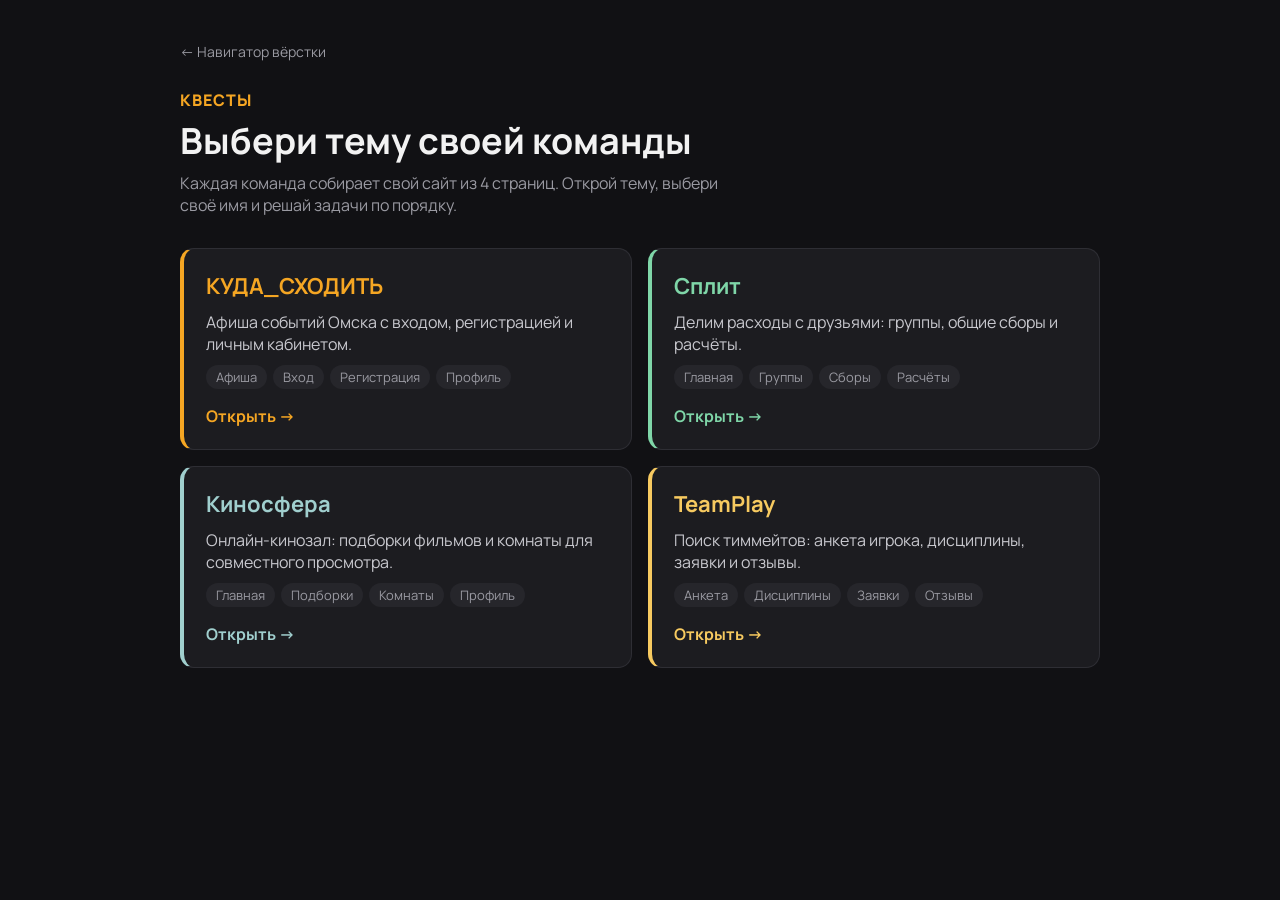
<file: index.html>
<!DOCTYPE html>
<html lang="ru">
<head>
    <meta charset="UTF-8">
    <meta name="viewport" content="width=device-width, initial-scale=1.0">
    <title>Квесты по вёрстке</title>
    <link rel="stylesheet" href="https://fonts.googleapis.com/css2?family=Manrope:wght@400;600;700;800&display=swap">
    <style>
        * {
            box-sizing: border-box;
            margin: 0;
            padding: 0;
        }

        body {
            min-height: 100vh;
            font-family: "Manrope", Arial, sans-serif;
            color: #f2f2f2;
            background: #111114;
        }

        a {
            color: inherit;
            text-decoration: none;
        }

        .page {
            max-width: 960px;
            margin: 0 auto;
            padding: 40px 20px 64px;
        }

        .back-link {
            display: inline-block;
            margin-bottom: 28px;
            font-size: 14px;
            color: #9a9aa2;
        }

        .back-link:hover {
            color: #f5a623;
        }

        .logo {
            font-weight: 800;
            letter-spacing: 1px;
            color: #f5a623;
        }

        h1 {
            margin: 8px 0 10px;
            font-size: 36px;
            line-height: 1.2;
        }

        .lead {
            max-width: 560px;
            color: #9a9aa2;
        }

        .themes {
            display: grid;
            grid-template-columns: repeat(2, 1fr);
            gap: 16px;
            margin-top: 32px;
        }

        .theme {
            display: flex;
            flex-direction: column;
            gap: 10px;
            padding: 22px;
            background: #1c1c20;
            border: 1px solid #2e2e34;
            border-left: 4px solid var(--color);
            border-radius: 14px;
            transition: 0.2s;
        }

        .theme:hover {
            border-color: var(--color);
            transform: translateY(-3px);
        }

        .theme h2 {
            font-size: 22px;
            color: var(--color);
        }

        .theme p {
            color: #c8c8ce;
        }

        .pages {
            display: flex;
            flex-wrap: wrap;
            gap: 6px;
            list-style: none;
        }

        .pages li {
            padding: 3px 10px;
            font-size: 13px;
            color: #9a9aa2;
            background: #26262b;
            border-radius: 999px;
        }

        .go {
            margin-top: auto;
            padding-top: 6px;
            font-weight: 700;
            color: var(--color);
        }

        @media (max-width: 700px) {
            .themes {
                grid-template-columns: 1fr;
            }

            h1 {
                font-size: 28px;
            }
        }
    </style>
</head>
<body>
    <main class="page">
        <a class="back-link" href="https://0eaggle0.github.io/navigator-verstki/">← Навигатор вёрстки</a>
        <div class="logo">КВЕСТЫ</div>
        <h1>Выбери тему своей команды</h1>
        <p class="lead">Каждая команда собирает свой сайт из 4 страниц. Открой тему, выбери своё имя и решай задачи по порядку.</p>

        <div class="themes">
            <a class="theme" href="kudashodit/" style="--color: #f5a623">
                <h2>КУДА_СХОДИТЬ</h2>
                <p>Афиша событий Омска с входом, регистрацией и личным кабинетом.</p>
                <ul class="pages"><li>Афиша</li><li>Вход</li><li>Регистрация</li><li>Профиль</li></ul>
                <span class="go">Открыть →</span>
            </a>

            <a class="theme" href="split/" style="--color: #7fd6a8">
                <h2>Сплит</h2>
                <p>Делим расходы с друзьями: группы, общие сборы и расчёты.</p>
                <ul class="pages"><li>Главная</li><li>Группы</li><li>Сборы</li><li>Расчёты</li></ul>
                <span class="go">Открыть →</span>
            </a>

            <a class="theme" href="watch/" style="--color: #a0cfce">
                <h2>Киносфера</h2>
                <p>Онлайн-кинозал: подборки фильмов и комнаты для совместного просмотра.</p>
                <ul class="pages"><li>Главная</li><li>Подборки</li><li>Комнаты</li><li>Профиль</li></ul>
                <span class="go">Открыть →</span>
            </a>

            <a class="theme" href="teammate/" style="--color: #f7ca60">
                <h2>TeamPlay</h2>
                <p>Поиск тиммейтов: анкета игрока, дисциплины, заявки и отзывы.</p>
                <ul class="pages"><li>Анкета</li><li>Дисциплины</li><li>Заявки</li><li>Отзывы</li></ul>
                <span class="go">Открыть →</span>
            </a>
        </div>
    </main>
</body>
</html>
</file>
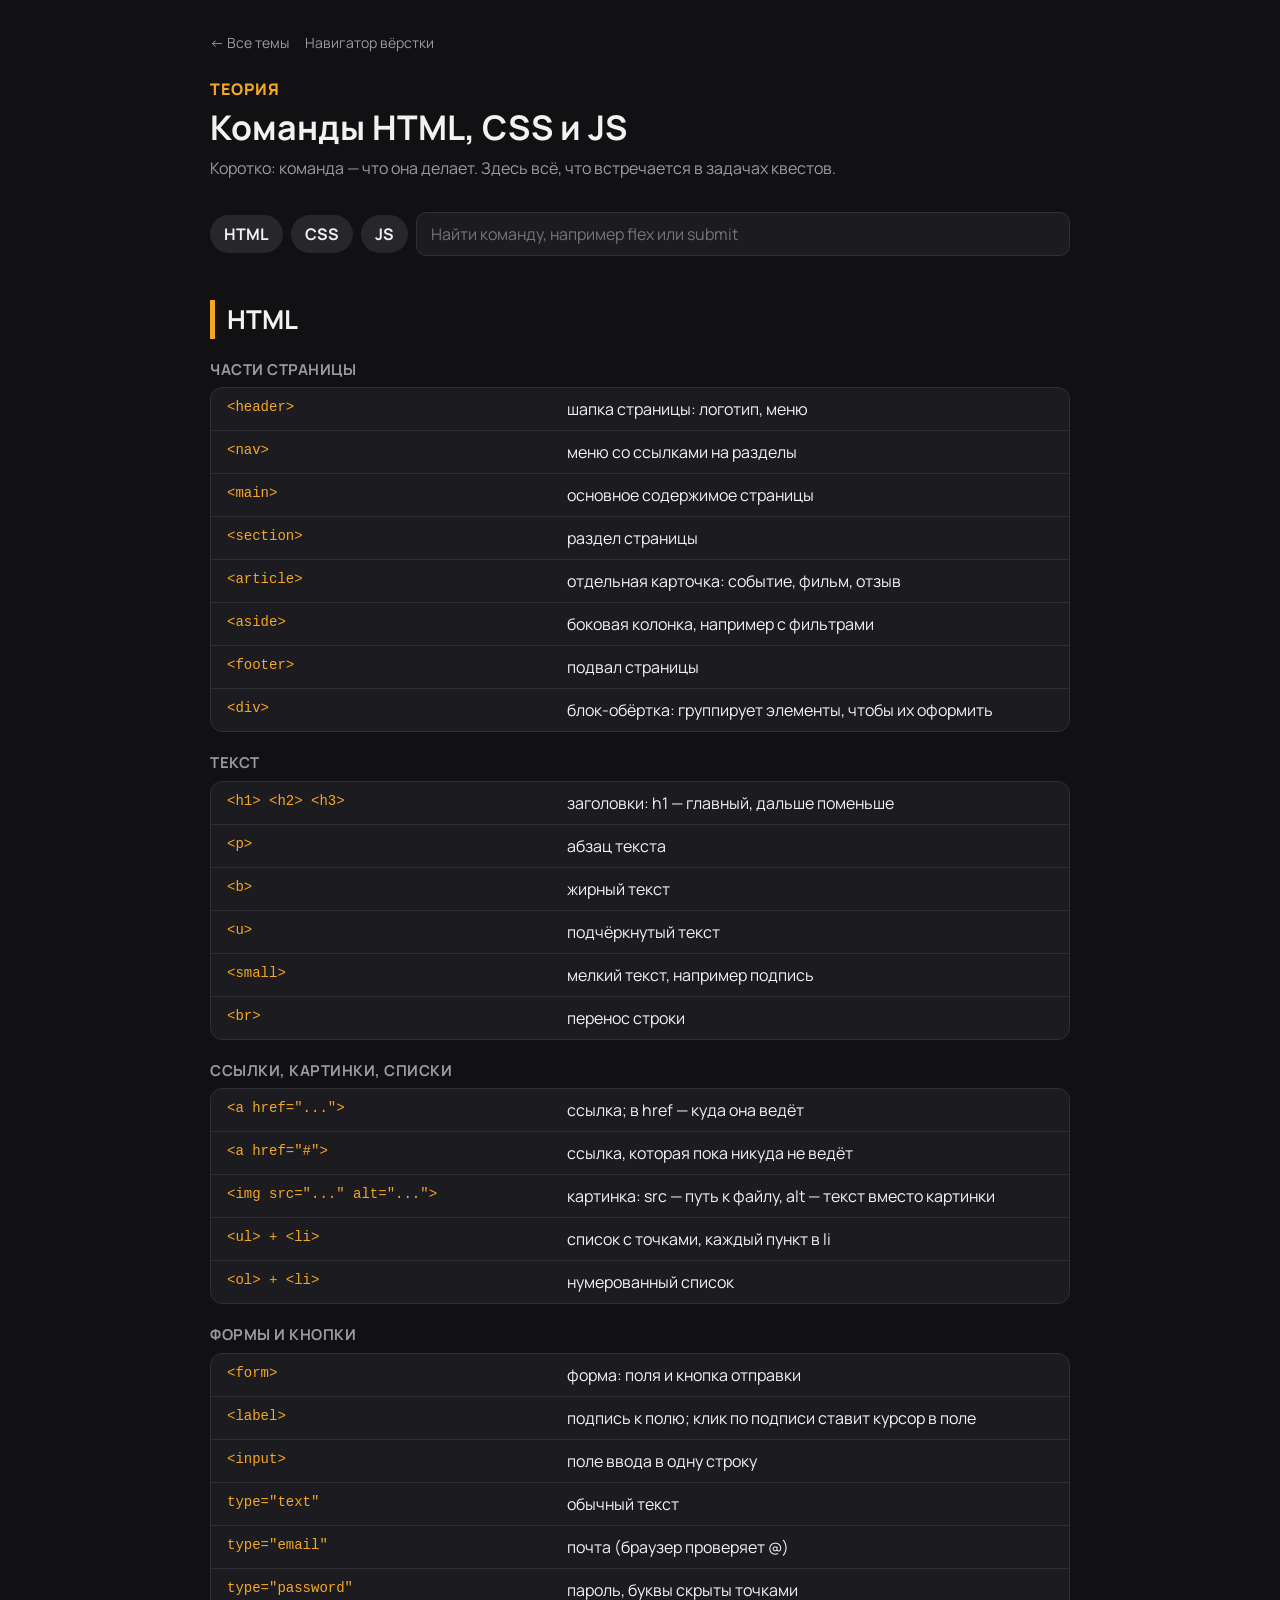
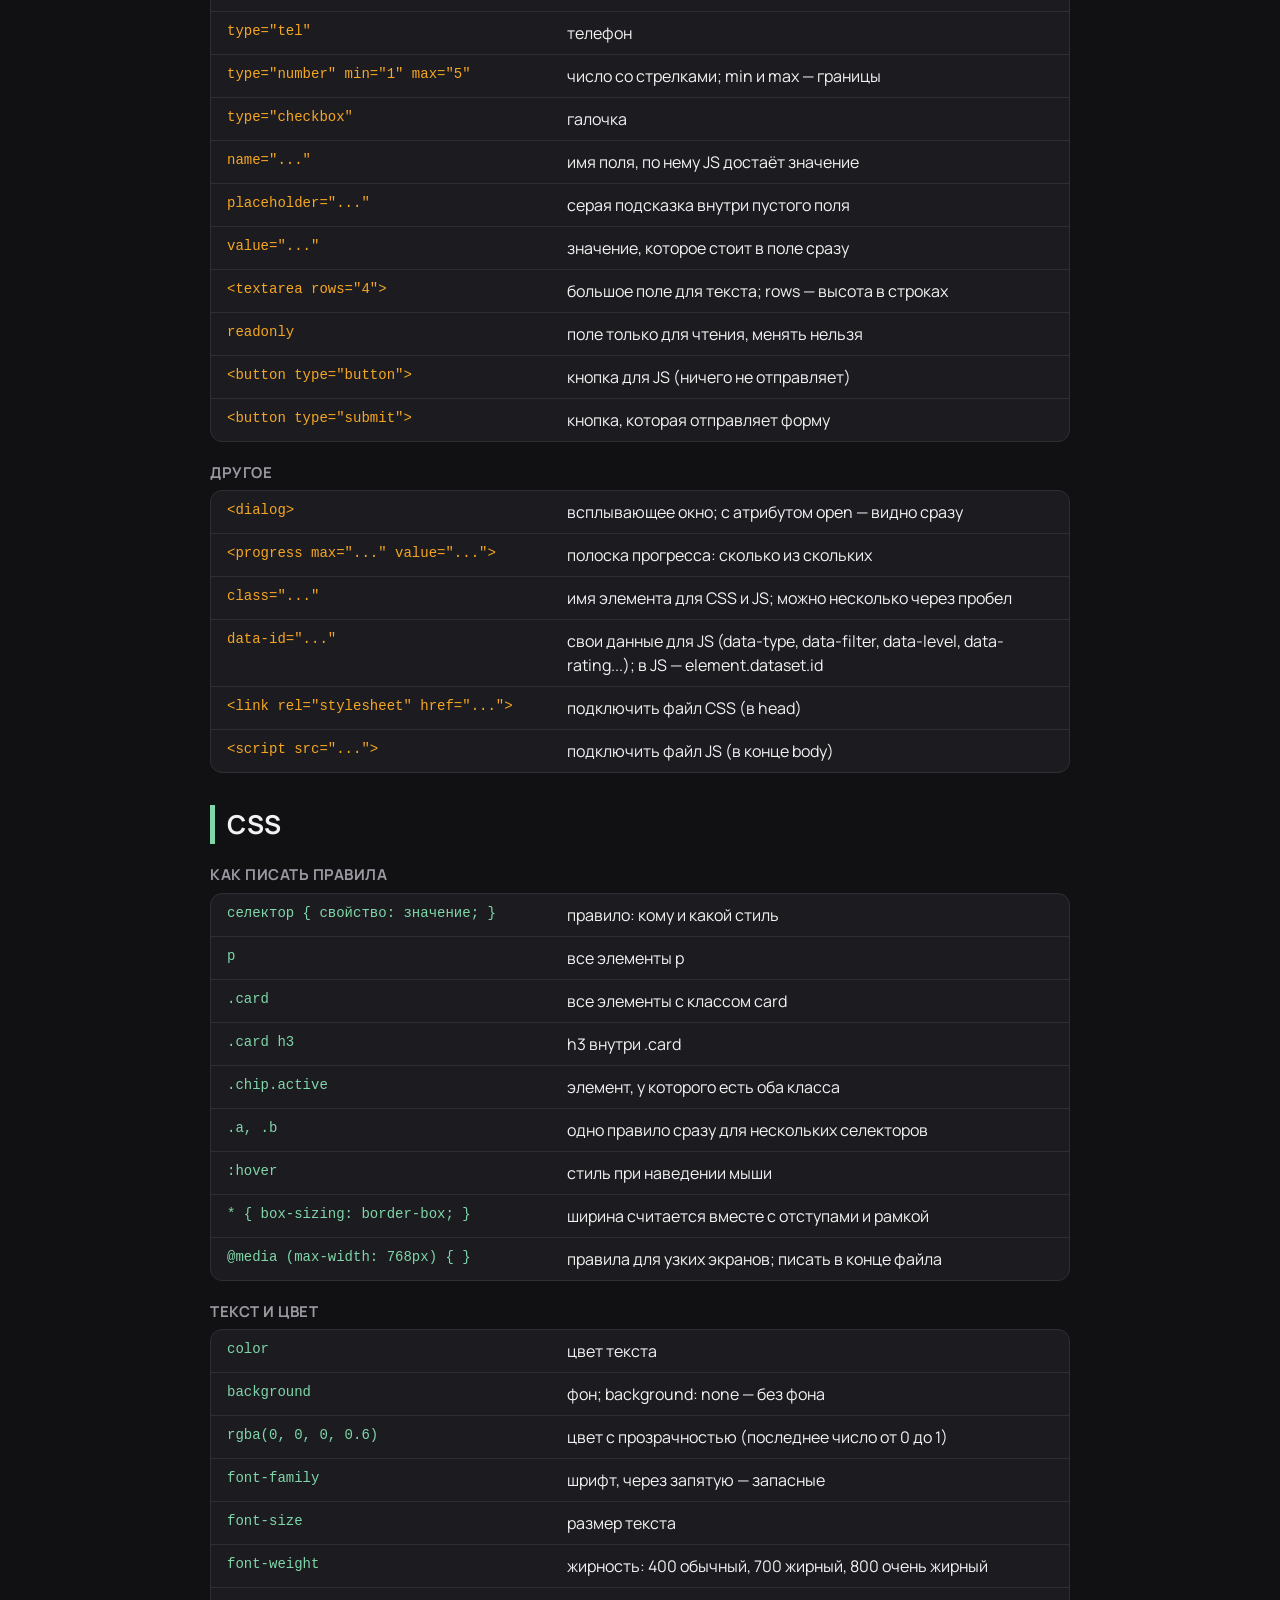
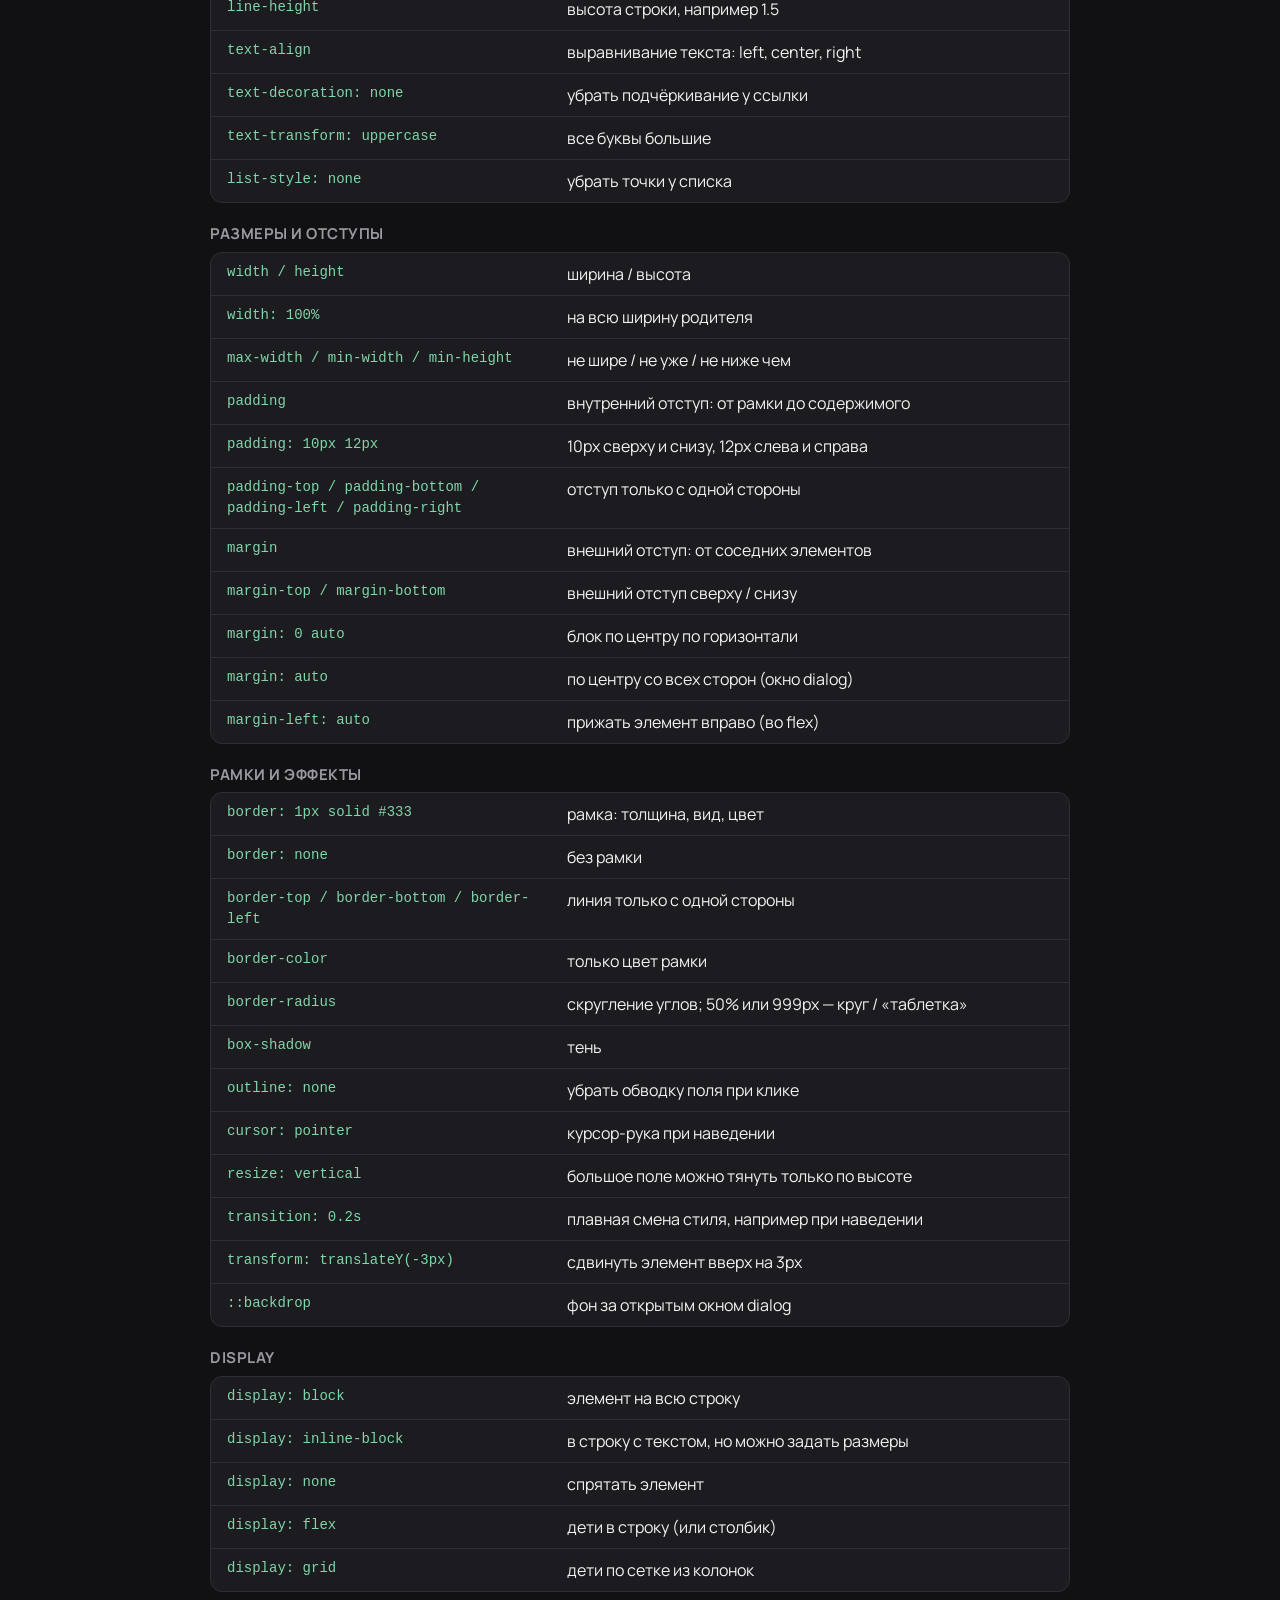
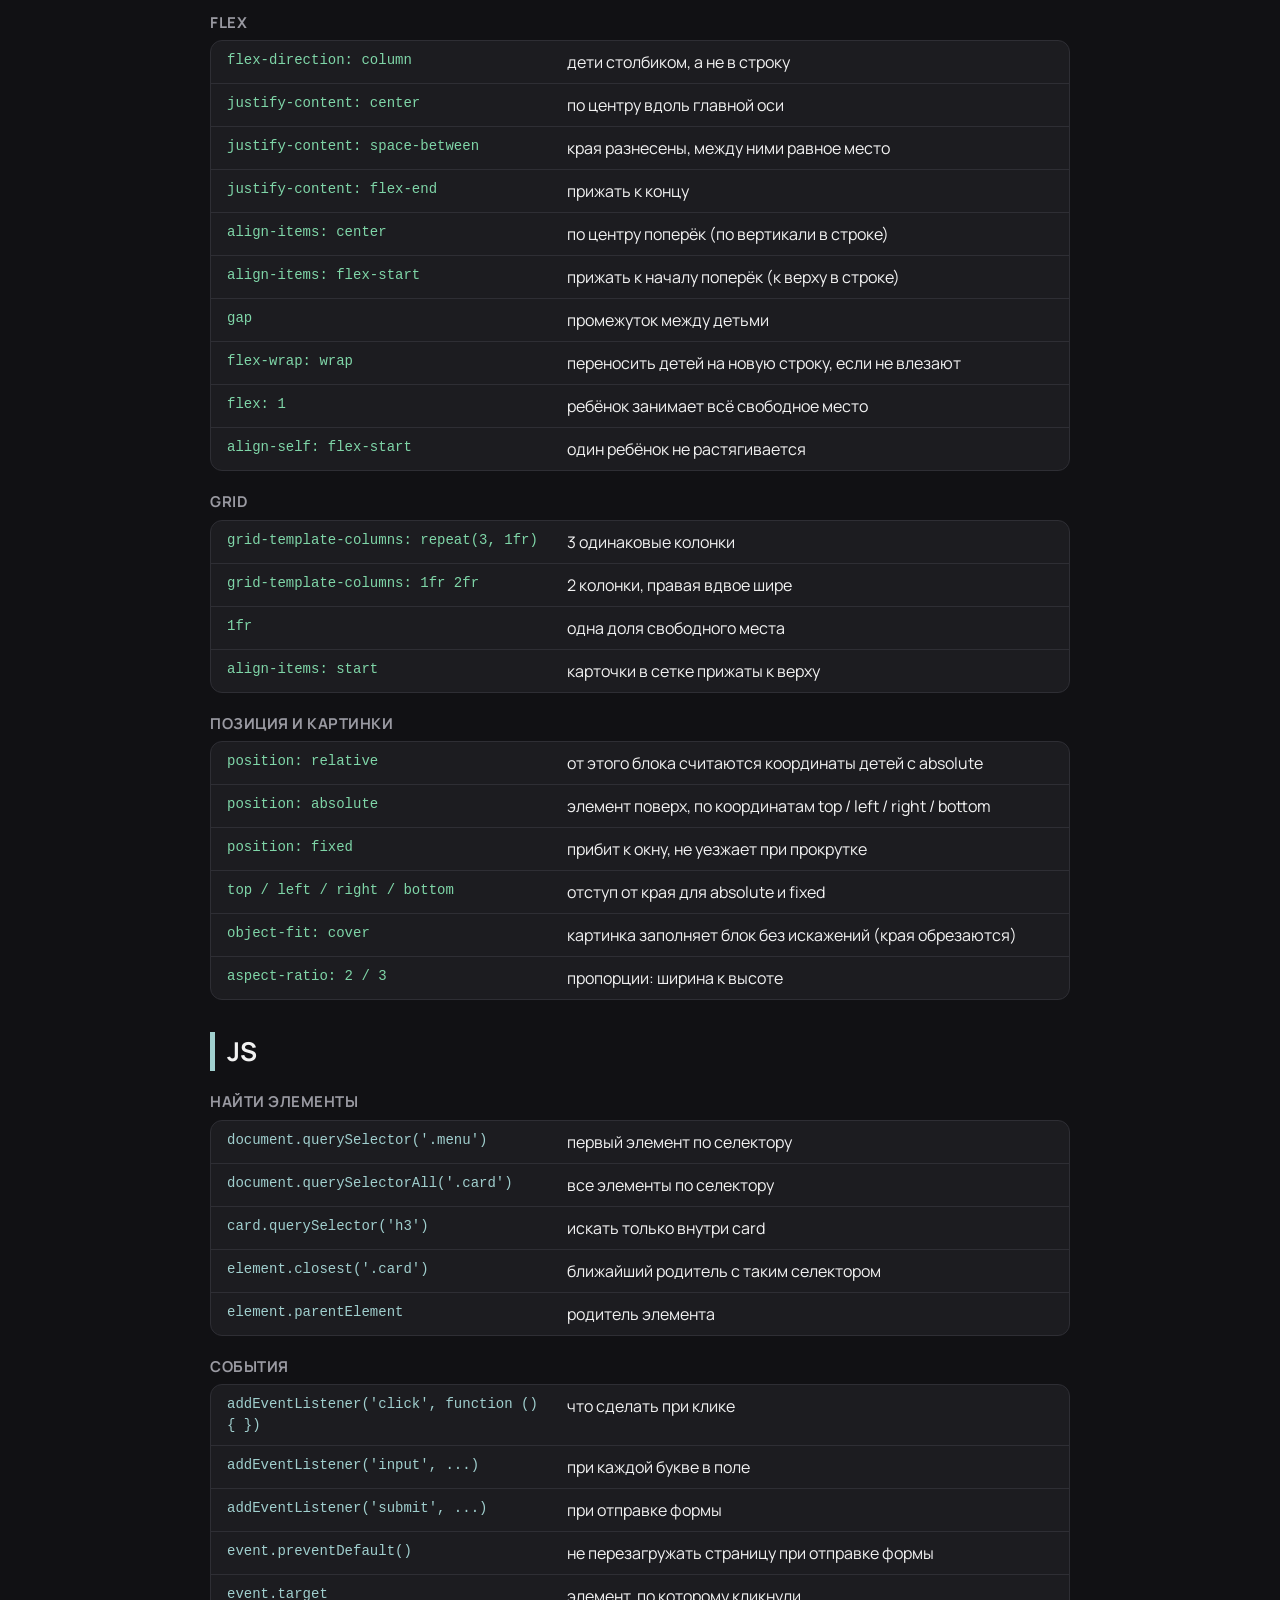
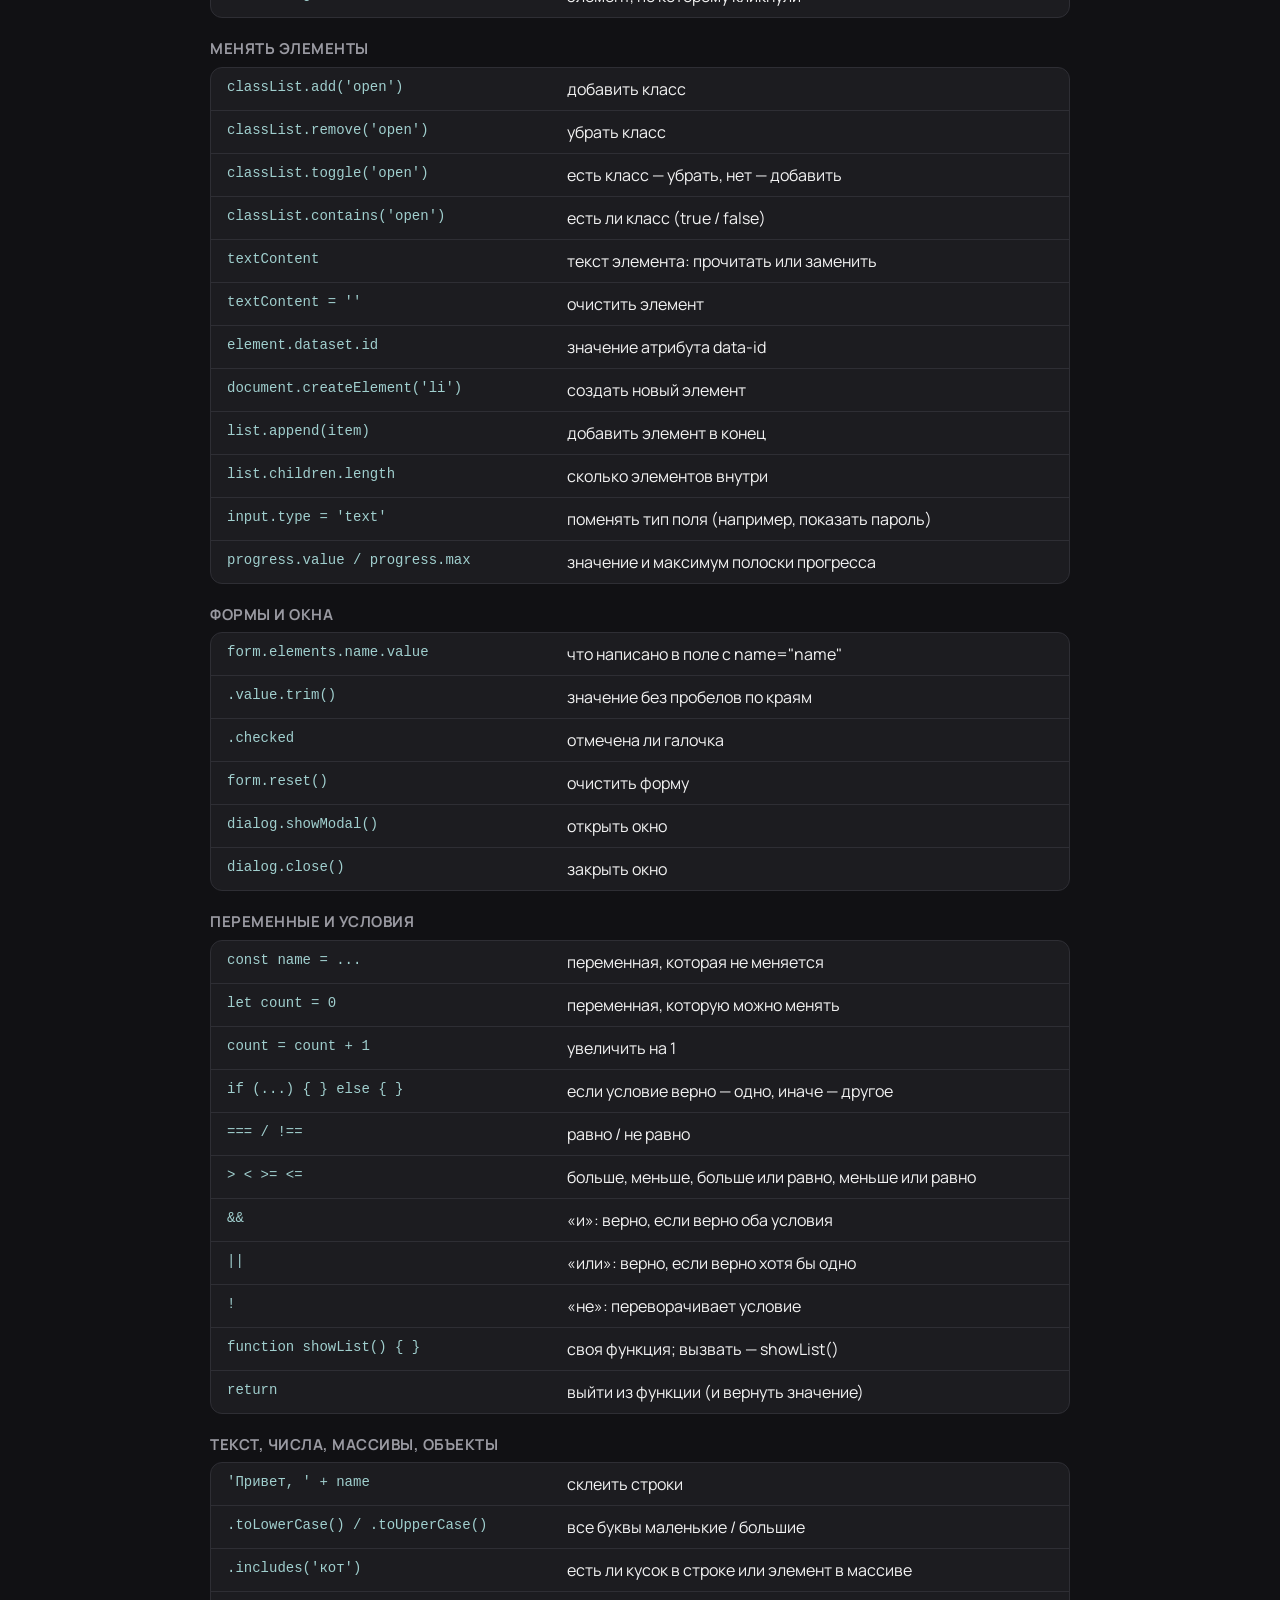
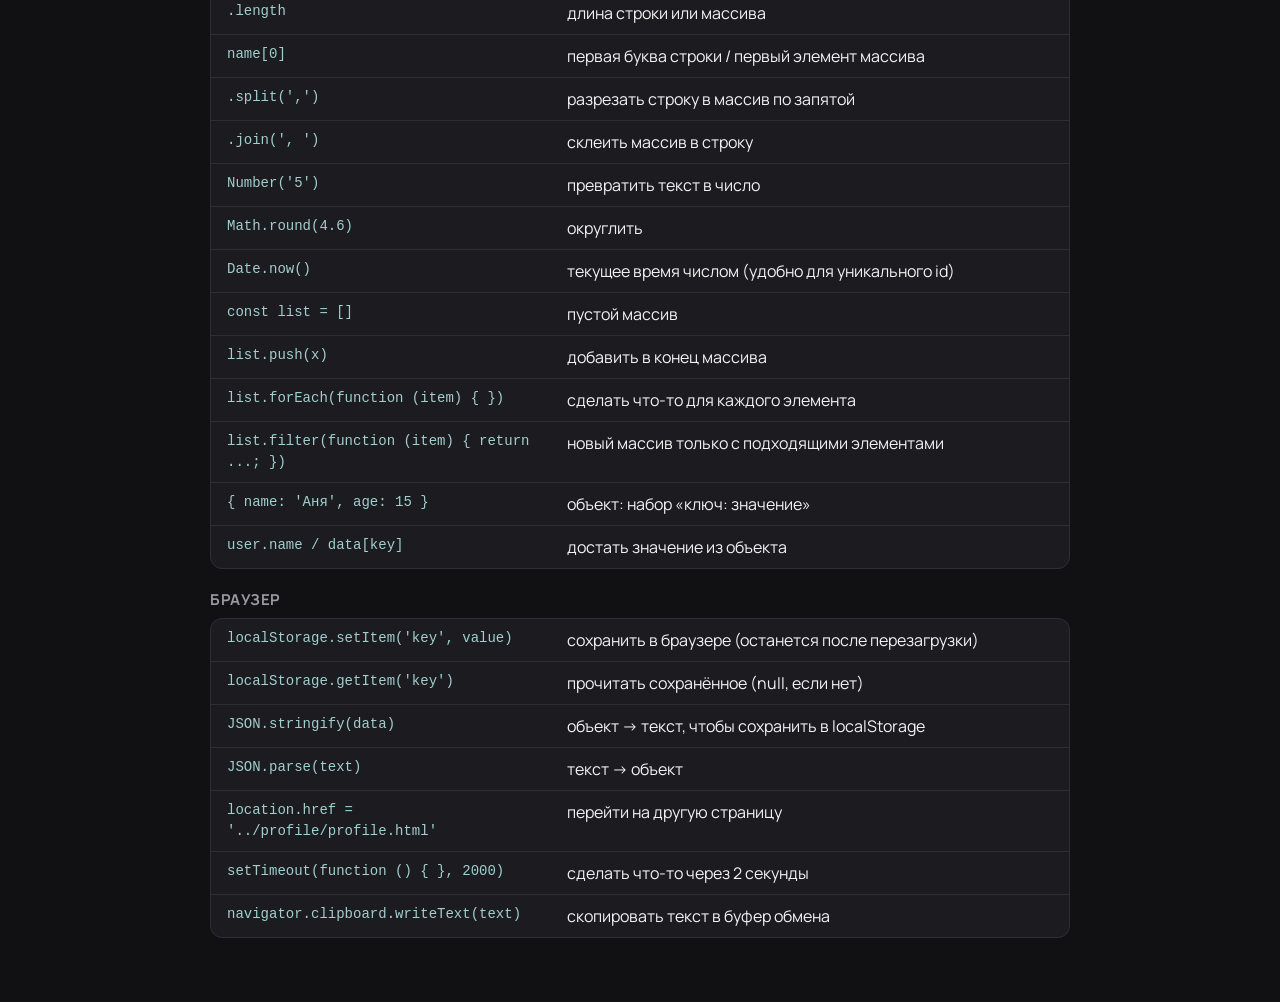
<file: theory.html>
<!DOCTYPE html>
<html lang="ru">
<head>
    <meta charset="UTF-8">
    <meta name="viewport" content="width=device-width, initial-scale=1.0">
    <title>Теория — квесты по вёрстке</title>
    <link rel="stylesheet" href="https://fonts.googleapis.com/css2?family=Manrope:wght@400;600;700;800&display=swap">
    <style>
        * {
            box-sizing: border-box;
            margin: 0;
            padding: 0;
        }

        body {
            font-family: "Manrope", Arial, sans-serif;
            line-height: 1.5;
            color: #f2f2f2;
            background: #111114;
        }

        a {
            color: inherit;
            text-decoration: none;
        }

        .page {
            max-width: 900px;
            margin: 0 auto;
            padding: 32px 20px 64px;
        }

        .top-links {
            display: flex;
            flex-wrap: wrap;
            gap: 16px;
            margin-bottom: 24px;
            font-size: 14px;
            color: #9a9aa2;
        }

        .top-links a:hover {
            color: #f5a623;
        }

        .logo {
            font-weight: 800;
            letter-spacing: 1px;
            color: #f5a623;
        }

        h1 {
            margin: 6px 0 8px;
            font-size: 34px;
            line-height: 1.2;
        }

        .lead {
            color: #9a9aa2;
        }

        .toolbar {
            position: sticky;
            top: 0;
            z-index: 1;
            display: flex;
            flex-wrap: wrap;
            gap: 8px;
            align-items: center;
            margin: 20px 0 8px;
            padding: 12px 0;
            background: #111114;
        }

        .toolbar a {
            padding: 7px 14px;
            font-weight: 700;
            background: #26262b;
            border-radius: 999px;
        }

        .toolbar a:hover {
            color: #f5a623;
        }

        .search {
            flex: 1;
            min-width: 200px;
            padding: 9px 14px;
            font: inherit;
            color: #f2f2f2;
            background: #1c1c20;
            border: 1px solid #2e2e34;
            border-radius: 10px;
        }

        h2 {
            margin: 32px 0 6px;
            padding-left: 12px;
            font-size: 26px;
            border-left: 5px solid var(--color);
        }

        h3 {
            margin: 20px 0 6px;
            font-size: 15px;
            color: #9a9aa2;
            text-transform: uppercase;
            letter-spacing: 0.5px;
        }

        .list {
            list-style: none;
            background: #1c1c20;
            border: 1px solid #2e2e34;
            border-radius: 12px;
        }

        .list li {
            display: grid;
            grid-template-columns: minmax(200px, 2fr) 3fr;
            gap: 16px;
            padding: 9px 16px;
            border-top: 1px solid #2e2e34;
        }

        .list li:first-child {
            border-top: none;
        }

        code {
            font-family: Consolas, "Courier New", monospace;
            font-size: 14px;
            color: var(--color);
            overflow-wrap: anywhere;
        }

        .empty {
            margin-top: 24px;
            color: #9a9aa2;
        }

        .hide,
        .list li.hide {
            display: none;
        }

        @media (max-width: 600px) {
            .list li {
                grid-template-columns: 1fr;
                gap: 2px;
            }

            h1 {
                font-size: 28px;
            }
        }
    </style>
</head>
<body>
    <main class="page">
        <div class="top-links">
            <a href="./">← Все темы</a>
            <a href="https://0eaggle0.github.io/navigator-verstki/">Навигатор вёрстки</a>
        </div>
        <div class="logo">ТЕОРИЯ</div>
        <h1>Команды HTML, CSS и JS</h1>
        <p class="lead">Коротко: команда — что она делает. Здесь всё, что встречается в задачах квестов.</p>

        <div class="toolbar">
            <a href="#html">HTML</a>
            <a href="#css">CSS</a>
            <a href="#js">JS</a>
            <input class="search" type="text" placeholder="Найти команду, например flex или submit">
        </div>

        <!-- ================= HTML ================= -->
        <section id="html" class="chapter" style="--color: #f5a623">
            <h2>HTML</h2>

            <h3>Части страницы</h3>
            <ul class="list">
                <li><code>&lt;header&gt;</code><span>шапка страницы: логотип, меню</span></li>
                <li><code>&lt;nav&gt;</code><span>меню со ссылками на разделы</span></li>
                <li><code>&lt;main&gt;</code><span>основное содержимое страницы</span></li>
                <li><code>&lt;section&gt;</code><span>раздел страницы</span></li>
                <li><code>&lt;article&gt;</code><span>отдельная карточка: событие, фильм, отзыв</span></li>
                <li><code>&lt;aside&gt;</code><span>боковая колонка, например с фильтрами</span></li>
                <li><code>&lt;footer&gt;</code><span>подвал страницы</span></li>
                <li><code>&lt;div&gt;</code><span>блок-обёртка: группирует элементы, чтобы их оформить</span></li>
            </ul>

            <h3>Текст</h3>
            <ul class="list">
                <li><code>&lt;h1&gt; &lt;h2&gt; &lt;h3&gt;</code><span>заголовки: h1 — главный, дальше поменьше</span></li>
                <li><code>&lt;p&gt;</code><span>абзац текста</span></li>
                <li><code>&lt;b&gt;</code><span>жирный текст</span></li>
                <li><code>&lt;u&gt;</code><span>подчёркнутый текст</span></li>
                <li><code>&lt;small&gt;</code><span>мелкий текст, например подпись</span></li>
                <li><code>&lt;br&gt;</code><span>перенос строки</span></li>
            </ul>

            <h3>Ссылки, картинки, списки</h3>
            <ul class="list">
                <li><code>&lt;a href="..."&gt;</code><span>ссылка; в href — куда она ведёт</span></li>
                <li><code>&lt;a href="#"&gt;</code><span>ссылка, которая пока никуда не ведёт</span></li>
                <li><code>&lt;img src="..." alt="..."&gt;</code><span>картинка: src — путь к файлу, alt — текст вместо картинки</span></li>
                <li><code>&lt;ul&gt; + &lt;li&gt;</code><span>список с точками, каждый пункт в li</span></li>
                <li><code>&lt;ol&gt; + &lt;li&gt;</code><span>нумерованный список</span></li>
            </ul>

            <h3>Формы и кнопки</h3>
            <ul class="list">
                <li><code>&lt;form&gt;</code><span>форма: поля и кнопка отправки</span></li>
                <li><code>&lt;label&gt;</code><span>подпись к полю; клик по подписи ставит курсор в поле</span></li>
                <li><code>&lt;input&gt;</code><span>поле ввода в одну строку</span></li>
                <li><code>type="text"</code><span>обычный текст</span></li>
                <li><code>type="email"</code><span>почта (браузер проверяет @)</span></li>
                <li><code>type="password"</code><span>пароль, буквы скрыты точками</span></li>
                <li><code>type="tel"</code><span>телефон</span></li>
                <li><code>type="number" min="1" max="5"</code><span>число со стрелками; min и max — границы</span></li>
                <li><code>type="checkbox"</code><span>галочка</span></li>
                <li><code>name="..."</code><span>имя поля, по нему JS достаёт значение</span></li>
                <li><code>placeholder="..."</code><span>серая подсказка внутри пустого поля</span></li>
                <li><code>value="..."</code><span>значение, которое стоит в поле сразу</span></li>
                <li><code>&lt;textarea rows="4"&gt;</code><span>большое поле для текста; rows — высота в строках</span></li>
                <li><code>readonly</code><span>поле только для чтения, менять нельзя</span></li>
                <li><code>&lt;button type="button"&gt;</code><span>кнопка для JS (ничего не отправляет)</span></li>
                <li><code>&lt;button type="submit"&gt;</code><span>кнопка, которая отправляет форму</span></li>
            </ul>

            <h3>Другое</h3>
            <ul class="list">
                <li><code>&lt;dialog&gt;</code><span>всплывающее окно; с атрибутом open — видно сразу</span></li>
                <li><code>&lt;progress max="..." value="..."&gt;</code><span>полоска прогресса: сколько из скольких</span></li>
                <li><code>class="..."</code><span>имя элемента для CSS и JS; можно несколько через пробел</span></li>
                <li><code>data-id="..."</code><span>свои данные для JS (data-type, data-filter, data-level, data-rating...); в JS — element.dataset.id</span></li>
                <li><code>&lt;link rel="stylesheet" href="..."&gt;</code><span>подключить файл CSS (в head)</span></li>
                <li><code>&lt;script src="..."&gt;</code><span>подключить файл JS (в конце body)</span></li>
            </ul>
        </section>

        <!-- ================= CSS ================= -->
        <section id="css" class="chapter" style="--color: #7fd6a8">
            <h2>CSS</h2>

            <h3>Как писать правила</h3>
            <ul class="list">
                <li><code>селектор { свойство: значение; }</code><span>правило: кому и какой стиль</span></li>
                <li><code>p</code><span>все элементы p</span></li>
                <li><code>.card</code><span>все элементы с классом card</span></li>
                <li><code>.card h3</code><span>h3 внутри .card</span></li>
                <li><code>.chip.active</code><span>элемент, у которого есть оба класса</span></li>
                <li><code>.a, .b</code><span>одно правило сразу для нескольких селекторов</span></li>
                <li><code>:hover</code><span>стиль при наведении мыши</span></li>
                <li><code>* { box-sizing: border-box; }</code><span>ширина считается вместе с отступами и рамкой</span></li>
                <li><code>@media (max-width: 768px) { }</code><span>правила для узких экранов; писать в конце файла</span></li>
            </ul>

            <h3>Текст и цвет</h3>
            <ul class="list">
                <li><code>color</code><span>цвет текста</span></li>
                <li><code>background</code><span>фон; background: none — без фона</span></li>
                <li><code>rgba(0, 0, 0, 0.6)</code><span>цвет с прозрачностью (последнее число от 0 до 1)</span></li>
                <li><code>font-family</code><span>шрифт, через запятую — запасные</span></li>
                <li><code>font-size</code><span>размер текста</span></li>
                <li><code>font-weight</code><span>жирность: 400 обычный, 700 жирный, 800 очень жирный</span></li>
                <li><code>line-height</code><span>высота строки, например 1.5</span></li>
                <li><code>text-align</code><span>выравнивание текста: left, center, right</span></li>
                <li><code>text-decoration: none</code><span>убрать подчёркивание у ссылки</span></li>
                <li><code>text-transform: uppercase</code><span>все буквы большие</span></li>
                <li><code>list-style: none</code><span>убрать точки у списка</span></li>
            </ul>

            <h3>Размеры и отступы</h3>
            <ul class="list">
                <li><code>width / height</code><span>ширина / высота</span></li>
                <li><code>width: 100%</code><span>на всю ширину родителя</span></li>
                <li><code>max-width / min-width / min-height</code><span>не шире / не уже / не ниже чем</span></li>
                <li><code>padding</code><span>внутренний отступ: от рамки до содержимого</span></li>
                <li><code>padding: 10px 12px</code><span>10px сверху и снизу, 12px слева и справа</span></li>
                <li><code>padding-top / padding-bottom / padding-left / padding-right</code><span>отступ только с одной стороны</span></li>
                <li><code>margin</code><span>внешний отступ: от соседних элементов</span></li>
                <li><code>margin-top / margin-bottom</code><span>внешний отступ сверху / снизу</span></li>
                <li><code>margin: 0 auto</code><span>блок по центру по горизонтали</span></li>
                <li><code>margin: auto</code><span>по центру со всех сторон (окно dialog)</span></li>
                <li><code>margin-left: auto</code><span>прижать элемент вправо (во flex)</span></li>
            </ul>

            <h3>Рамки и эффекты</h3>
            <ul class="list">
                <li><code>border: 1px solid #333</code><span>рамка: толщина, вид, цвет</span></li>
                <li><code>border: none</code><span>без рамки</span></li>
                <li><code>border-top / border-bottom / border-left</code><span>линия только с одной стороны</span></li>
                <li><code>border-color</code><span>только цвет рамки</span></li>
                <li><code>border-radius</code><span>скругление углов; 50% или 999px — круг / «таблетка»</span></li>
                <li><code>box-shadow</code><span>тень</span></li>
                <li><code>outline: none</code><span>убрать обводку поля при клике</span></li>
                <li><code>cursor: pointer</code><span>курсор-рука при наведении</span></li>
                <li><code>resize: vertical</code><span>большое поле можно тянуть только по высоте</span></li>
                <li><code>transition: 0.2s</code><span>плавная смена стиля, например при наведении</span></li>
                <li><code>transform: translateY(-3px)</code><span>сдвинуть элемент вверх на 3px</span></li>
                <li><code>::backdrop</code><span>фон за открытым окном dialog</span></li>
            </ul>

            <h3>Display</h3>
            <ul class="list">
                <li><code>display: block</code><span>элемент на всю строку</span></li>
                <li><code>display: inline-block</code><span>в строку с текстом, но можно задать размеры</span></li>
                <li><code>display: none</code><span>спрятать элемент</span></li>
                <li><code>display: flex</code><span>дети в строку (или столбик)</span></li>
                <li><code>display: grid</code><span>дети по сетке из колонок</span></li>
            </ul>

            <h3>Flex</h3>
            <ul class="list">
                <li><code>flex-direction: column</code><span>дети столбиком, а не в строку</span></li>
                <li><code>justify-content: center</code><span>по центру вдоль главной оси</span></li>
                <li><code>justify-content: space-between</code><span>края разнесены, между ними равное место</span></li>
                <li><code>justify-content: flex-end</code><span>прижать к концу</span></li>
                <li><code>align-items: center</code><span>по центру поперёк (по вертикали в строке)</span></li>
                <li><code>align-items: flex-start</code><span>прижать к началу поперёк (к верху в строке)</span></li>
                <li><code>gap</code><span>промежуток между детьми</span></li>
                <li><code>flex-wrap: wrap</code><span>переносить детей на новую строку, если не влезают</span></li>
                <li><code>flex: 1</code><span>ребёнок занимает всё свободное место</span></li>
                <li><code>align-self: flex-start</code><span>один ребёнок не растягивается</span></li>
            </ul>

            <h3>Grid</h3>
            <ul class="list">
                <li><code>grid-template-columns: repeat(3, 1fr)</code><span>3 одинаковые колонки</span></li>
                <li><code>grid-template-columns: 1fr 2fr</code><span>2 колонки, правая вдвое шире</span></li>
                <li><code>1fr</code><span>одна доля свободного места</span></li>
                <li><code>align-items: start</code><span>карточки в сетке прижаты к верху</span></li>
            </ul>

            <h3>Позиция и картинки</h3>
            <ul class="list">
                <li><code>position: relative</code><span>от этого блока считаются координаты детей с absolute</span></li>
                <li><code>position: absolute</code><span>элемент поверх, по координатам top / left / right / bottom</span></li>
                <li><code>position: fixed</code><span>прибит к окну, не уезжает при прокрутке</span></li>
                <li><code>top / left / right / bottom</code><span>отступ от края для absolute и fixed</span></li>
                <li><code>object-fit: cover</code><span>картинка заполняет блок без искажений (края обрезаются)</span></li>
                <li><code>aspect-ratio: 2 / 3</code><span>пропорции: ширина к высоте</span></li>
            </ul>
        </section>

        <!-- ================= JS ================= -->
        <section id="js" class="chapter" style="--color: #a0cfce">
            <h2>JS</h2>

            <h3>Найти элементы</h3>
            <ul class="list">
                <li><code>document.querySelector('.menu')</code><span>первый элемент по селектору</span></li>
                <li><code>document.querySelectorAll('.card')</code><span>все элементы по селектору</span></li>
                <li><code>card.querySelector('h3')</code><span>искать только внутри card</span></li>
                <li><code>element.closest('.card')</code><span>ближайший родитель с таким селектором</span></li>
                <li><code>element.parentElement</code><span>родитель элемента</span></li>
            </ul>

            <h3>События</h3>
            <ul class="list">
                <li><code>addEventListener('click', function () { })</code><span>что сделать при клике</span></li>
                <li><code>addEventListener('input', ...)</code><span>при каждой букве в поле</span></li>
                <li><code>addEventListener('submit', ...)</code><span>при отправке формы</span></li>
                <li><code>event.preventDefault()</code><span>не перезагружать страницу при отправке формы</span></li>
                <li><code>event.target</code><span>элемент, по которому кликнули</span></li>
            </ul>

            <h3>Менять элементы</h3>
            <ul class="list">
                <li><code>classList.add('open')</code><span>добавить класс</span></li>
                <li><code>classList.remove('open')</code><span>убрать класс</span></li>
                <li><code>classList.toggle('open')</code><span>есть класс — убрать, нет — добавить</span></li>
                <li><code>classList.contains('open')</code><span>есть ли класс (true / false)</span></li>
                <li><code>textContent</code><span>текст элемента: прочитать или заменить</span></li>
                <li><code>textContent = ''</code><span>очистить элемент</span></li>
                <li><code>element.dataset.id</code><span>значение атрибута data-id</span></li>
                <li><code>document.createElement('li')</code><span>создать новый элемент</span></li>
                <li><code>list.append(item)</code><span>добавить элемент в конец</span></li>
                <li><code>list.children.length</code><span>сколько элементов внутри</span></li>
                <li><code>input.type = 'text'</code><span>поменять тип поля (например, показать пароль)</span></li>
                <li><code>progress.value / progress.max</code><span>значение и максимум полоски прогресса</span></li>
            </ul>

            <h3>Формы и окна</h3>
            <ul class="list">
                <li><code>form.elements.name.value</code><span>что написано в поле с name="name"</span></li>
                <li><code>.value.trim()</code><span>значение без пробелов по краям</span></li>
                <li><code>.checked</code><span>отмечена ли галочка</span></li>
                <li><code>form.reset()</code><span>очистить форму</span></li>
                <li><code>dialog.showModal()</code><span>открыть окно</span></li>
                <li><code>dialog.close()</code><span>закрыть окно</span></li>
            </ul>

            <h3>Переменные и условия</h3>
            <ul class="list">
                <li><code>const name = ...</code><span>переменная, которая не меняется</span></li>
                <li><code>let count = 0</code><span>переменная, которую можно менять</span></li>
                <li><code>count = count + 1</code><span>увеличить на 1</span></li>
                <li><code>if (...) { } else { }</code><span>если условие верно — одно, иначе — другое</span></li>
                <li><code>=== / !==</code><span>равно / не равно</span></li>
                <li><code>&gt; &lt; &gt;= &lt;=</code><span>больше, меньше, больше или равно, меньше или равно</span></li>
                <li><code>&amp;&amp;</code><span>«и»: верно, если верно оба условия</span></li>
                <li><code>||</code><span>«или»: верно, если верно хотя бы одно</span></li>
                <li><code>!</code><span>«не»: переворачивает условие</span></li>
                <li><code>function showList() { }</code><span>своя функция; вызвать — showList()</span></li>
                <li><code>return</code><span>выйти из функции (и вернуть значение)</span></li>
            </ul>

            <h3>Текст, числа, массивы, объекты</h3>
            <ul class="list">
                <li><code>'Привет, ' + name</code><span>склеить строки</span></li>
                <li><code>.toLowerCase() / .toUpperCase()</code><span>все буквы маленькие / большие</span></li>
                <li><code>.includes('кот')</code><span>есть ли кусок в строке или элемент в массиве</span></li>
                <li><code>.length</code><span>длина строки или массива</span></li>
                <li><code>name[0]</code><span>первая буква строки / первый элемент массива</span></li>
                <li><code>.split(',')</code><span>разрезать строку в массив по запятой</span></li>
                <li><code>.join(', ')</code><span>склеить массив в строку</span></li>
                <li><code>Number('5')</code><span>превратить текст в число</span></li>
                <li><code>Math.round(4.6)</code><span>округлить</span></li>
                <li><code>Date.now()</code><span>текущее время числом (удобно для уникального id)</span></li>
                <li><code>const list = []</code><span>пустой массив</span></li>
                <li><code>list.push(x)</code><span>добавить в конец массива</span></li>
                <li><code>list.forEach(function (item) { })</code><span>сделать что-то для каждого элемента</span></li>
                <li><code>list.filter(function (item) { return ...; })</code><span>новый массив только с подходящими элементами</span></li>
                <li><code>{ name: 'Аня', age: 15 }</code><span>объект: набор «ключ: значение»</span></li>
                <li><code>user.name / data[key]</code><span>достать значение из объекта</span></li>
            </ul>

            <h3>Браузер</h3>
            <ul class="list">
                <li><code>localStorage.setItem('key', value)</code><span>сохранить в браузере (останется после перезагрузки)</span></li>
                <li><code>localStorage.getItem('key')</code><span>прочитать сохранённое (null, если нет)</span></li>
                <li><code>JSON.stringify(data)</code><span>объект → текст, чтобы сохранить в localStorage</span></li>
                <li><code>JSON.parse(text)</code><span>текст → объект</span></li>
                <li><code>location.href = '../profile/profile.html'</code><span>перейти на другую страницу</span></li>
                <li><code>setTimeout(function () { }, 2000)</code><span>сделать что-то через 2 секунды</span></li>
                <li><code>navigator.clipboard.writeText(text)</code><span>скопировать текст в буфер обмена</span></li>
            </ul>
        </section>

        <p class="empty hide">Ничего не нашлось. Попробуй другое слово.</p>
    </main>

    <script>
        // поиск: прячет пункты, где нет искомого текста, и пустые разделы
        const search = document.querySelector('.search');
        const empty = document.querySelector('.empty');

        search.addEventListener('input', function () {
            const query = search.value.trim().toLowerCase();
            let shown = 0;
            document.querySelectorAll('.list').forEach(function (list) {
                let inList = 0;
                list.querySelectorAll('li').forEach(function (item) {
                    const fits = item.textContent.toLowerCase().includes(query);
                    item.classList.toggle('hide', !fits);
                    if (fits) inList = inList + 1;
                });
                list.classList.toggle('hide', inList === 0);
                list.previousElementSibling.classList.toggle('hide', inList === 0);
                shown = shown + inList;
            });
            document.querySelectorAll('.chapter').forEach(function (chapter) {
                chapter.classList.toggle('hide', chapter.querySelectorAll('li:not(.hide)').length === 0);
            });
            empty.classList.toggle('hide', shown > 0);
        });
    </script>
</body>
</html>
</file>
